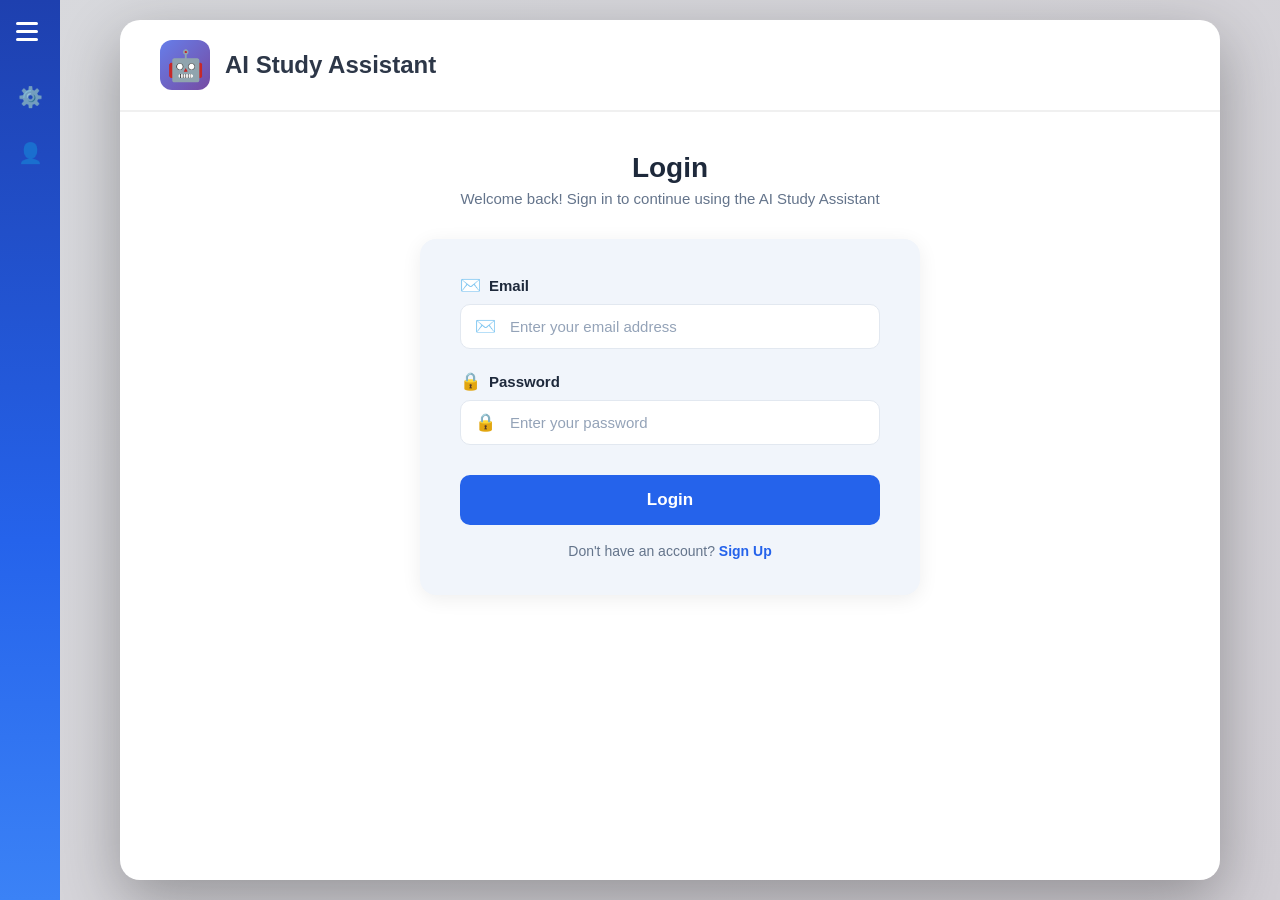
<file: frontend/login.html>
<!DOCTYPE html>
<html lang="en">
<head>
    <meta charset="UTF-8">
    <meta name="viewport" content="width=device-width, initial-scale=1.0">
    <title>Login – AI Study Assistant</title>
    <style>
        * { margin: 0; padding: 0; box-sizing: border-box; }

        body {
            font-family: -apple-system, BlinkMacSystemFont, 'Segoe UI', Roboto, sans-serif;
            background: linear-gradient(135deg, #d8d9dd 0%, #d1ced4 100%);
            min-height: 100vh;
            display: flex;
        }

        /* ── Sidebar ── */
        .sidebar {
            position: fixed;
            top: 0; left: 0;
            height: 100vh;
            width: 60px;
            background: linear-gradient(180deg, #1e40af 0%, #2563eb 60%, #3b82f6 100%);
            display: flex;
            flex-direction: column;
            align-items: center;
            padding-top: 10px;
            z-index: 1000;
            transition: width 0.3s ease;
            overflow: hidden;
        }
        .sidebar.expanded { width: 170px; }

        .hamburger {
            background: none;
            border: none;
            cursor: pointer;
            display: flex;
            flex-direction: column;
            gap: 5px;
            padding: 12px;
            border-radius: 8px;
            margin-bottom: 20px;
            transition: background 0.2s;
            flex-shrink: 0;
            align-self: flex-start;
            margin-left: 4px;
        }
        .hamburger:hover { background: rgba(255,255,255,0.15); }
        .hamburger span {
            display: block;
            width: 22px; height: 3px;
            background: white;
            border-radius: 3px;
        }

        .sidebar-nav {
            display: flex;
            flex-direction: column;
            gap: 8px;
            width: 100%;
            padding: 0 8px;
        }

        .sidebar-link {
            display: flex;
            align-items: center;
            gap: 12px;
            text-decoration: none;
            color: rgba(255,255,255,0.85);
            padding: 12px 10px;
            border-radius: 10px;
            font-size: 14px;
            font-weight: 500;
            white-space: nowrap;
            transition: background 0.2s, color 0.2s;
        }
        .sidebar-link:hover { background: rgba(255,255,255,0.2); color: white; }
        .sidebar-icon { font-size: 20px; flex-shrink: 0; }
        .sidebar-label {
            opacity: 0;
            pointer-events: none;
            transition: opacity 0.2s ease;
        }
        .sidebar.expanded .sidebar-label { opacity: 1; pointer-events: auto; }

        /* ── Page wrapper ── */
        .page-wrapper {
            margin-left: 60px;
            flex: 1;
            padding: 20px;
            transition: margin-left 0.3s ease;
            min-height: 100vh;
            display: flex;
            flex-direction: column;
        }
        .page-wrapper.sidebar-expanded { margin-left: 170px; }

        /* ── Card container ── */
        .container {
            max-width: 1100px;
            width: 100%;
            margin: 0 auto;
            background: white;
            border-radius: 20px;
            box-shadow: 0 20px 60px rgba(0,0,0,0.3);
            overflow: hidden;
            flex: 1;
        }

        /* ── Header ── */
        .header {
            display: flex;
            align-items: center;
            padding: 20px 40px;
            border-bottom: 2px solid #f0f0f0;
        }
        .logo { display: flex; align-items: center; gap: 15px; }
        .robot-icon {
            width: 50px; height: 50px;
            background: linear-gradient(135deg, #667eea 0%, #764ba2 100%);
            border-radius: 12px;
            display: flex; align-items: center; justify-content: center;
            font-size: 30px;
        }
        .logo h1 { font-size: 24px; color: #2d3748; font-weight: 700; }

        .home-link {
            text-decoration: none;
            color: inherit;
            transition: opacity 0.2s;
        }
        .home-link:hover { opacity: 0.75; }

        /* ── Form area ── */
        .form-area {
            padding: 40px 20px;
            display: flex;
            flex-direction: column;
            align-items: center;
        }

        .form-title {
            font-size: 28px;
            font-weight: 700;
            color: #1e293b;
            margin-bottom: 6px;
        }

        .form-subtitle {
            font-size: 15px;
            color: #64748b;
            margin-bottom: 32px;
        }

        .form-card {
            background: #f1f5fb;
            border-radius: 16px;
            padding: 36px 40px;
            width: 100%;
            max-width: 500px;
            box-shadow: 0 4px 20px rgba(0,0,0,0.07);
        }

        .field-group { margin-bottom: 22px; }

        .field-label {
            display: flex;
            align-items: center;
            gap: 8px;
            font-size: 15px;
            font-weight: 600;
            color: #1e293b;
            margin-bottom: 8px;
        }
        .field-label span { font-size: 17px; }

        .input-row {
            display: flex;
            align-items: center;
            background: white;
            border: 1.5px solid #e2e8f0;
            border-radius: 10px;
            overflow: hidden;
            transition: border-color 0.3s, box-shadow 0.3s;
        }
        .input-row:focus-within {
            border-color: #2563eb;
            box-shadow: 0 0 0 3px rgba(37,99,235,0.12);
        }

        .input-icon {
            padding: 0 14px;
            font-size: 17px;
            color: #94a3b8;
            flex-shrink: 0;
        }

        .input-row input {
            flex: 1;
            border: none;
            outline: none;
            padding: 13px 14px 13px 0;
            font-size: 15px;
            color: #334155;
            background: transparent;
        }
        .input-row input::placeholder { color: #94a3b8; }

        .btn-primary {
            width: 100%;
            padding: 15px;
            background: #2563eb;
            color: white;
            border: none;
            border-radius: 10px;
            font-size: 17px;
            font-weight: 700;
            cursor: pointer;
            margin-top: 8px;
            transition: background 0.2s, transform 0.2s, box-shadow 0.2s;
        }
        .btn-primary:hover {
            background: #1d4ed8;
            transform: translateY(-2px);
            box-shadow: 0 6px 18px rgba(37,99,235,0.35);
        }

        .switch-link {
            text-align: center;
            margin-top: 18px;
            font-size: 14px;
            color: #64748b;
        }
        .switch-link a {
            color: #2563eb;
            font-weight: 600;
            text-decoration: none;
        }
        .switch-link a:hover { text-decoration: underline; }

        @media (max-width: 768px) {
            .header { padding: 15px 20px; }
            .form-card { padding: 24px 20px; }
            .sidebar { width: 50px; }
            .sidebar.expanded { width: 160px; }
            .page-wrapper { margin-left: 50px; padding: 10px; }
            .page-wrapper.sidebar-expanded { margin-left: 160px; }
        }
    </style>
</head>
<body>

    <!-- Sidebar -->
    <div class="sidebar" id="sidebar">
        <button class="hamburger" id="hamburgerBtn" title="Toggle Menu">
            <span></span><span></span><span></span>
        </button>
        <nav class="sidebar-nav">
            <a href="/" class="sidebar-link" title="History">
                <span class="sidebar-icon">⚙️</span>
                <span class="sidebar-label">History</span>
            </a>
            <a href="/login.html" class="sidebar-link" title="Sign Up / Login">
                <span class="sidebar-icon">👤</span>
                <span class="sidebar-label">Sign Up / Login</span>
            </a>
        </nav>
    </div>

    <!-- Main wrapper -->
    <div class="page-wrapper" id="pageWrapper">
        <div class="container">

            <!-- Header -->
            <div class="header">
                <div class="logo">
                    <div class="robot-icon">🤖</div>
                    <a href="/" class="home-link"><h1>AI Study Assistant</h1></a>
                </div>
            </div>

            <!-- Login Form -->
            <div class="form-area">
                <h2 class="form-title">Login</h2>
                <p class="form-subtitle">Welcome back! Sign in to continue using the AI Study Assistant</p>

                <div class="form-card">
                    <form id="loginForm">

                        <div class="field-group">
                            <div class="field-label"><span>✉️</span> Email</div>
                            <div class="input-row">
                                <span class="input-icon">✉️</span>
                                <input type="email" id="email" placeholder="Enter your email address" required>
                            </div>
                        </div>

                        <div class="field-group">
                            <div class="field-label"><span>🔒</span> Password</div>
                            <div class="input-row">
                                <span class="input-icon">🔒</span>
                                <input type="password" id="password" placeholder="Enter your password" required>
                            </div>
                        </div>

                        <button type="submit" class="btn-primary">Login</button>
                    </form>

                    <p class="switch-link">Don't have an account? <a href="/signup.html">Sign Up</a></p>
                </div>
            </div>

        </div>
    </div>

    <script>
        const sidebar = document.getElementById('sidebar');
        const pageWrapper = document.getElementById('pageWrapper');
        document.getElementById('hamburgerBtn').addEventListener('click', () => {
            sidebar.classList.toggle('expanded');
            pageWrapper.classList.toggle('sidebar-expanded');
        });

        document.getElementById('loginForm').addEventListener('submit', async function(e) {
            e.preventDefault();

            const email    = document.getElementById('email').value.trim();
            const password = document.getElementById('password').value;
            const btn      = document.querySelector('.btn-primary');

            btn.disabled = true;
            btn.textContent = 'Logging in...';

            try {
                const res = await fetch('/login', {
                    method: 'POST',
                    headers: { 'Content-Type': 'application/json' },
                    body: JSON.stringify({ email, password })
                });

                const data = await res.json();

                if (res.ok && data.success) {
                    // Save user info in sessionStorage
                    sessionStorage.setItem('user', JSON.stringify(data.user));
                    showMessage('✅ Login successful! Redirecting...', 'success');
                    setTimeout(() => { window.location.href = '/'; }, 1200);
                } else {
                    showMessage('❌ ' + (data.detail || 'Invalid email or password.'), 'error');
                    btn.disabled = false;
                    btn.textContent = 'Login';
                }
            } catch (err) {
                showMessage('❌ Cannot connect to server. Make sure FastAPI is running.', 'error');
                btn.disabled = false;
                btn.textContent = 'Login';
            }
        });

        function showMessage(msg, type) {
            let el = document.getElementById('formMsg');
            if (!el) {
                el = document.createElement('div');
                el.id = 'formMsg';
                el.style.cssText = 'margin-top:14px; padding:12px 16px; border-radius:8px; font-size:14px; font-weight:600; text-align:center;';
                document.querySelector('.form-card').appendChild(el);
            }
            el.textContent = msg;
            el.style.background = type === 'success' ? '#dcfce7' : '#fee2e2';
            el.style.color      = type === 'success' ? '#16a34a' : '#dc2626';
        }
    </script>
</body>
</html>
</file>
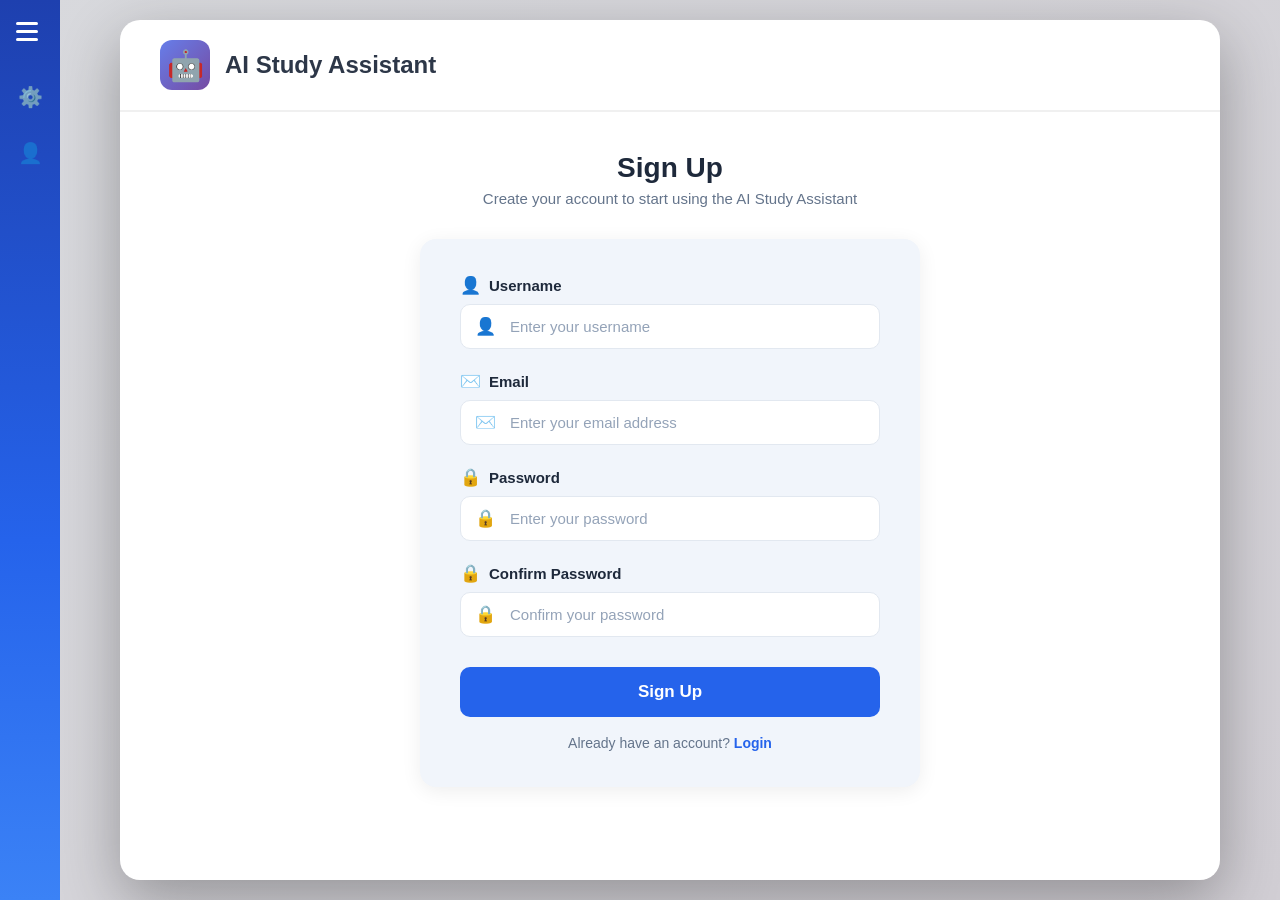
<file: frontend/signup.html>
<!DOCTYPE html>
<html lang="en">
<head>
    <meta charset="UTF-8">
    <meta name="viewport" content="width=device-width, initial-scale=1.0">
    <title>Sign Up – AI Study Assistant</title>
    <style>
        * { margin: 0; padding: 0; box-sizing: border-box; }

        body {
            font-family: -apple-system, BlinkMacSystemFont, 'Segoe UI', Roboto, sans-serif;
            background: linear-gradient(135deg, #d8d9dd 0%, #d1ced4 100%);
            min-height: 100vh;
            display: flex;
        }

        /* ── Sidebar ── */
        .sidebar {
            position: fixed;
            top: 0; left: 0;
            height: 100vh;
            width: 60px;
            background: linear-gradient(180deg, #1e40af 0%, #2563eb 60%, #3b82f6 100%);
            display: flex;
            flex-direction: column;
            align-items: center;
            padding-top: 10px;
            z-index: 1000;
            transition: width 0.3s ease;
            overflow: hidden;
        }
        .sidebar.expanded { width: 170px; }

        .hamburger {
            background: none;
            border: none;
            cursor: pointer;
            display: flex;
            flex-direction: column;
            gap: 5px;
            padding: 12px;
            border-radius: 8px;
            margin-bottom: 20px;
            transition: background 0.2s;
            flex-shrink: 0;
            align-self: flex-start;
            margin-left: 4px;
        }
        .hamburger:hover { background: rgba(255,255,255,0.15); }
        .hamburger span {
            display: block;
            width: 22px; height: 3px;
            background: white;
            border-radius: 3px;
        }

        .sidebar-nav {
            display: flex;
            flex-direction: column;
            gap: 8px;
            width: 100%;
            padding: 0 8px;
        }

        .sidebar-link {
            display: flex;
            align-items: center;
            gap: 12px;
            text-decoration: none;
            color: rgba(255,255,255,0.85);
            padding: 12px 10px;
            border-radius: 10px;
            font-size: 14px;
            font-weight: 500;
            white-space: nowrap;
            transition: background 0.2s, color 0.2s;
        }
        .sidebar-link:hover { background: rgba(255,255,255,0.2); color: white; }
        .sidebar-icon { font-size: 20px; flex-shrink: 0; }
        .sidebar-label {
            opacity: 0;
            pointer-events: none;
            transition: opacity 0.2s ease;
        }
        .sidebar.expanded .sidebar-label { opacity: 1; pointer-events: auto; }

        /* ── Page wrapper ── */
        .page-wrapper {
            margin-left: 60px;
            flex: 1;
            padding: 20px;
            transition: margin-left 0.3s ease;
            min-height: 100vh;
            display: flex;
            flex-direction: column;
        }
        .page-wrapper.sidebar-expanded { margin-left: 170px; }

        /* ── Card container ── */
        .container {
            max-width: 1100px;
            width: 100%;
            margin: 0 auto;
            background: white;
            border-radius: 20px;
            box-shadow: 0 20px 60px rgba(0,0,0,0.3);
            overflow: hidden;
            flex: 1;
        }

        /* ── Header ── */
        .header {
            display: flex;
            align-items: center;
            padding: 20px 40px;
            border-bottom: 2px solid #f0f0f0;
        }
        .logo { display: flex; align-items: center; gap: 15px; }
        .robot-icon {
            width: 50px; height: 50px;
            background: linear-gradient(135deg, #667eea 0%, #764ba2 100%);
            border-radius: 12px;
            display: flex; align-items: center; justify-content: center;
            font-size: 30px;
        }
        .logo h1 { font-size: 24px; color: #2d3748; font-weight: 700; }

        .home-link {
            text-decoration: none;
            color: inherit;
            transition: opacity 0.2s;
        }
        .home-link:hover { opacity: 0.75; }

        /* ── Form area ── */
        .form-area {
            padding: 40px 20px;
            display: flex;
            flex-direction: column;
            align-items: center;
        }

        .form-title {
            font-size: 28px;
            font-weight: 700;
            color: #1e293b;
            margin-bottom: 6px;
        }

        .form-subtitle {
            font-size: 15px;
            color: #64748b;
            margin-bottom: 32px;
        }

        .form-card {
            background: #f1f5fb;
            border-radius: 16px;
            padding: 36px 40px;
            width: 100%;
            max-width: 500px;
            box-shadow: 0 4px 20px rgba(0,0,0,0.07);
        }

        .field-group { margin-bottom: 22px; }

        .field-label {
            display: flex;
            align-items: center;
            gap: 8px;
            font-size: 15px;
            font-weight: 600;
            color: #1e293b;
            margin-bottom: 8px;
        }
        .field-label span { font-size: 17px; }

        .input-row {
            display: flex;
            align-items: center;
            background: white;
            border: 1.5px solid #e2e8f0;
            border-radius: 10px;
            overflow: hidden;
            transition: border-color 0.3s, box-shadow 0.3s;
        }
        .input-row:focus-within {
            border-color: #2563eb;
            box-shadow: 0 0 0 3px rgba(37,99,235,0.12);
        }

        .input-icon {
            padding: 0 14px;
            font-size: 17px;
            color: #94a3b8;
            flex-shrink: 0;
        }

        .input-row input {
            flex: 1;
            border: none;
            outline: none;
            padding: 13px 14px 13px 0;
            font-size: 15px;
            color: #334155;
            background: transparent;
        }
        .input-row input::placeholder { color: #94a3b8; }

        .btn-primary {
            width: 100%;
            padding: 15px;
            background: #2563eb;
            color: white;
            border: none;
            border-radius: 10px;
            font-size: 17px;
            font-weight: 700;
            cursor: pointer;
            margin-top: 8px;
            transition: background 0.2s, transform 0.2s, box-shadow 0.2s;
        }
        .btn-primary:hover {
            background: #1d4ed8;
            transform: translateY(-2px);
            box-shadow: 0 6px 18px rgba(37,99,235,0.35);
        }

        .switch-link {
            text-align: center;
            margin-top: 18px;
            font-size: 14px;
            color: #64748b;
        }
        .switch-link a {
            color: #2563eb;
            font-weight: 600;
            text-decoration: none;
        }
        .switch-link a:hover { text-decoration: underline; }

        @media (max-width: 768px) {
            .header { padding: 15px 20px; }
            .form-card { padding: 24px 20px; }
            .sidebar { width: 50px; }
            .sidebar.expanded { width: 160px; }
            .page-wrapper { margin-left: 50px; padding: 10px; }
            .page-wrapper.sidebar-expanded { margin-left: 160px; }
        }
    </style>
</head>
<body>

    <!-- Sidebar -->
    <div class="sidebar" id="sidebar">
        <button class="hamburger" id="hamburgerBtn" title="Toggle Menu">
            <span></span><span></span><span></span>
        </button>
        <nav class="sidebar-nav">
            <a href="/" class="sidebar-link" title="History">
                <span class="sidebar-icon">⚙️</span>
                <span class="sidebar-label">History</span>
            </a>
            <a href="/login.html" class="sidebar-link" title="Sign Up / Login">
                <span class="sidebar-icon">👤</span>
                <span class="sidebar-label">Sign Up / Login</span>
            </a>
        </nav>
    </div>

    <!-- Main wrapper -->
    <div class="page-wrapper" id="pageWrapper">
        <div class="container">

            <!-- Header -->
            <div class="header">
                <div class="logo">
                    <div class="robot-icon">🤖</div>
                    <a href="/" class="home-link"><h1>AI Study Assistant</h1></a>
                </div>
            </div>

            <!-- Sign Up Form -->
            <div class="form-area">
                <h2 class="form-title">Sign Up</h2>
                <p class="form-subtitle">Create your account to start using the AI Study Assistant</p>

                <div class="form-card">
                    <form id="signupForm">

                        <div class="field-group">
                            <div class="field-label"><span>👤</span> Username</div>
                            <div class="input-row">
                                <span class="input-icon">👤</span>
                                <input type="text" id="username" placeholder="Enter your username" required>
                            </div>
                        </div>

                        <div class="field-group">
                            <div class="field-label"><span>✉️</span> Email</div>
                            <div class="input-row">
                                <span class="input-icon">✉️</span>
                                <input type="email" id="email" placeholder="Enter your email address" required>
                            </div>
                        </div>

                        <div class="field-group">
                            <div class="field-label"><span>🔒</span> Password</div>
                            <div class="input-row">
                                <span class="input-icon">🔒</span>
                                <input type="password" id="password" placeholder="Enter your password" required>
                            </div>
                        </div>

                        <div class="field-group">
                            <div class="field-label"><span>🔒</span> Confirm Password</div>
                            <div class="input-row">
                                <span class="input-icon">🔒</span>
                                <input type="password" id="confirmPassword" placeholder="Confirm your password" required>
                            </div>
                        </div>

                        <button type="submit" class="btn-primary">Sign Up</button>
                    </form>

                    <p class="switch-link">Already have an account? <a href="/login.html">Login</a></p>
                </div>
            </div>

        </div>
    </div>

    <script>
        const sidebar = document.getElementById('sidebar');
        const pageWrapper = document.getElementById('pageWrapper');
        document.getElementById('hamburgerBtn').addEventListener('click', () => {
            sidebar.classList.toggle('expanded');
            pageWrapper.classList.toggle('sidebar-expanded');
        });

        document.getElementById('signupForm').addEventListener('submit', async function(e) {
            e.preventDefault();

            const username = document.getElementById('username').value.trim();
            const email    = document.getElementById('email').value.trim();
            const password = document.getElementById('password').value;
            const confirm  = document.getElementById('confirmPassword').value;
            const btn      = document.querySelector('.btn-primary');

            // Client-side validation
            if (password !== confirm) {
                showMessage('Passwords do not match!', 'error');
                return;
            }
            if (password.length < 6) {
                showMessage('Password must be at least 6 characters.', 'error');
                return;
            }

            btn.disabled = true;
            btn.textContent = 'Creating account...';

            try {
                const res = await fetch('/signup', {
                    method: 'POST',
                    headers: { 'Content-Type': 'application/json' },
                    body: JSON.stringify({ username, email, password })
                });

                const data = await res.json();

                if (res.ok && data.success) {
                    showMessage('✅ Account created successfully! Redirecting to login...', 'success');
                    setTimeout(() => { window.location.href = '/login.html'; }, 1500);
                } else {
                    showMessage('❌ ' + (data.detail || 'Signup failed. Please try again.'), 'error');
                    btn.disabled = false;
                    btn.textContent = 'Sign Up';
                }
            } catch (err) {
                showMessage('❌ Cannot connect to server. Make sure FastAPI is running.', 'error');
                btn.disabled = false;
                btn.textContent = 'Sign Up';
            }
        });

        function showMessage(msg, type) {
            let el = document.getElementById('formMsg');
            if (!el) {
                el = document.createElement('div');
                el.id = 'formMsg';
                el.style.cssText = 'margin-top:14px; padding:12px 16px; border-radius:8px; font-size:14px; font-weight:600; text-align:center;';
                document.querySelector('.form-card').appendChild(el);
            }
            el.textContent = msg;
            el.style.background = type === 'success' ? '#dcfce7' : '#fee2e2';
            el.style.color      = type === 'success' ? '#16a34a' : '#dc2626';
        }
    </script>
</body>
</html>
</file>
